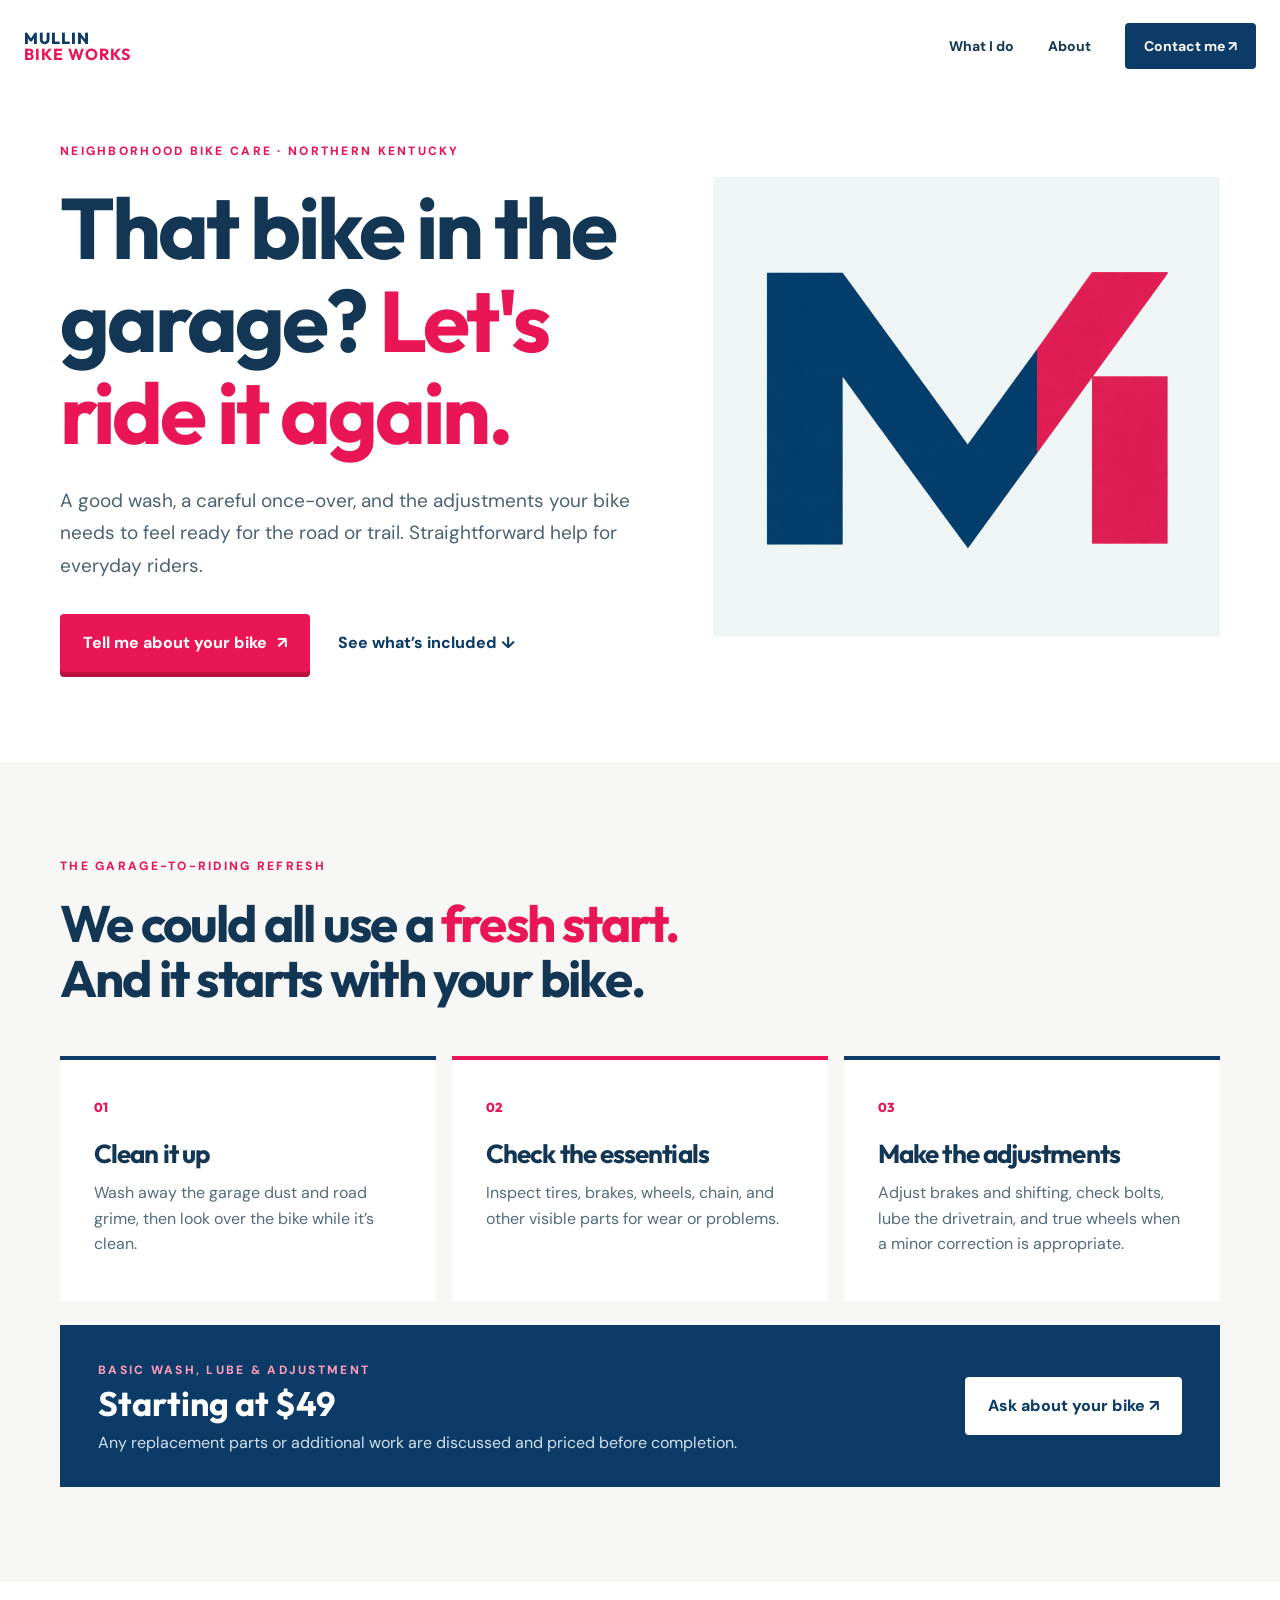
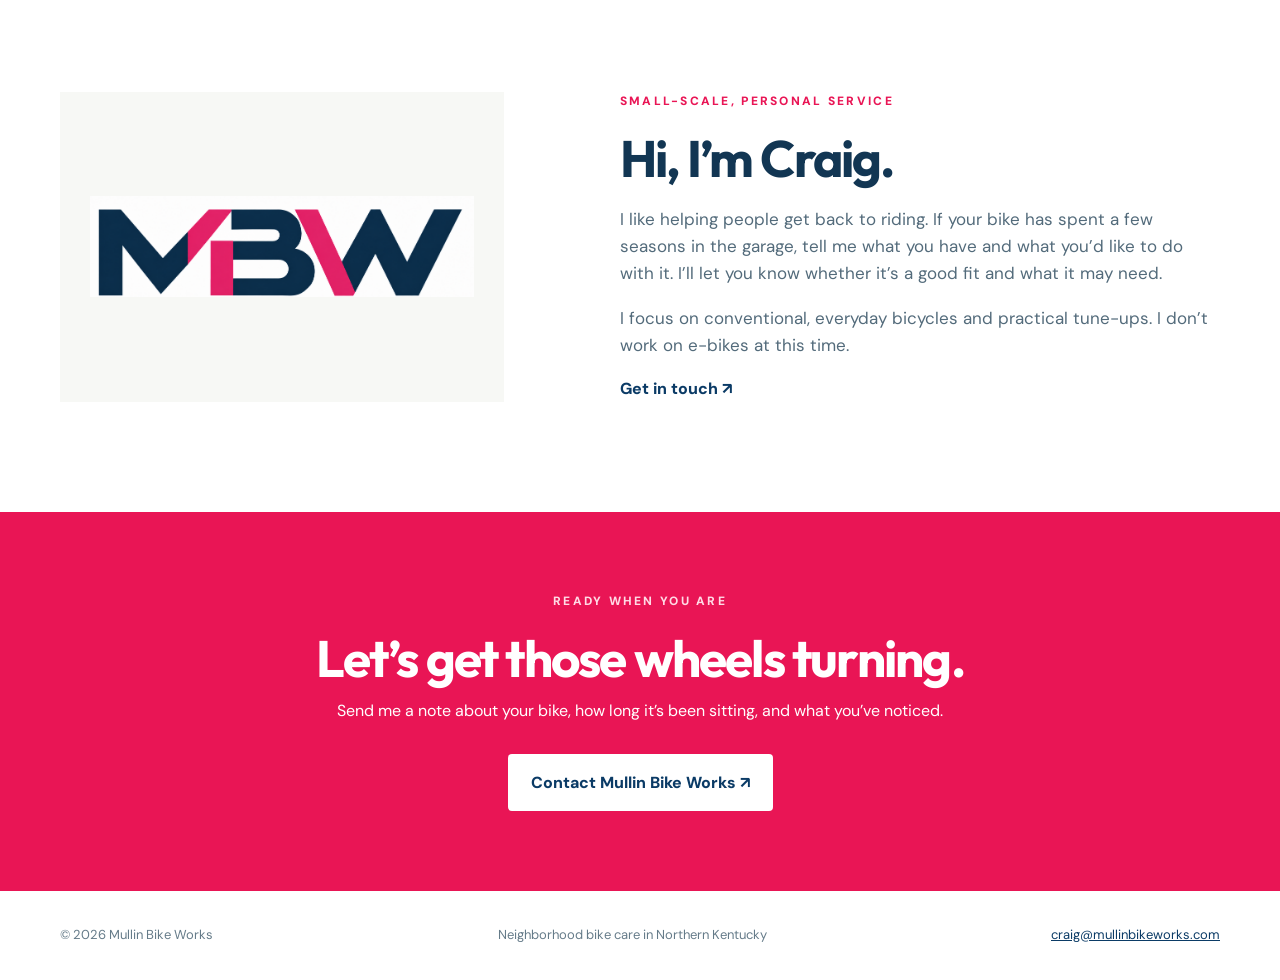
<file: index.html>
<!doctype html>
<html lang="en">
  <head>
    <meta charset="utf-8" />
    <meta name="viewport" content="width=device-width, initial-scale=1" />
    <meta name="theme-color" content="#0b3b66" />
    <meta
      name="description"
      content="Mullin Bike Works helps Northern Kentucky neighbors get their everyday bikes out of the garage and ready to ride again."
    />
    <title>Mullin Bike Works | Get back on your bike</title>
    <link rel="icon" href="m-mark.png" type="image/png" />
    <link rel="stylesheet" href="styles.css" />
  </head>
  <body>
    <header class="site-header">
      <a class="brand" href="index.html" aria-label="Mullin Bike Works home">
        <!-- <img src="m-mark.png" alt="" width="66" height="66"> -->
        <span>Mullin <strong>Bike Works</strong></span>
      </a>
      <nav aria-label="Main navigation">
        <a href="#services">What I do</a><a href="#about">About</a
        ><a class="nav-contact" href="contact.html"
          >Contact me <span aria-hidden="true">↗</span></a
        >
      </nav>
    </header>
    <main>
      <section class="hero wrap">
        <div class="hero-copy">
          <p class="eyebrow">NEIGHBORHOOD BIKE CARE · NORTHERN KENTUCKY</p>
          <h1>That bike in the garage? <em>Let's ride it again.</em></h1>
          <p class="lead">
            A good wash, a careful once-over, and the adjustments your bike
            needs to feel ready for the road or trail. Straightforward help for
            everyday riders.
          </p>
          <div class="actions">
            <a class="button" href="contact.html"
              >Tell me about your bike <span aria-hidden="true">↗</span></a
            ><a class="text-link" href="#services">See what’s included ↓</a>
          </div>
        </div>
        <div class="hero-art" aria-hidden="true">
          <img src="m-mark.png" alt="" />
        </div>
      </section>
      <section id="services" class="service-section">
        <div class="wrap">
          <p class="eyebrow">THE GARAGE-TO-RIDING REFRESH</p>
          <div class="section-top">
            <h2>We could all use a <em>fresh start.</em><br> And it starts with your bike.</h2>
             <!-- <h2>Your bike is part of your <em>fresh start</em><br>Why not return the favor?</h2> -->
            <!-- <p>
              For bikes that have been sitting a while and need some attention
              before the next ride.
            </p> -->
          </div>
          <div class="service-grid">
            <div class="service-card">
              <span class="number">01</span>
              <h3>Clean it up</h3>
              <p>
                Wash away the garage dust and road grime, then look over the
                bike while it’s clean.
              </p>
            </div>
            <div class="service-card">
              <span class="number">02</span>
              <h3>Check the essentials</h3>
              <p>
                Inspect tires, brakes, wheels, chain, and other visible parts
                for wear or problems.
              </p>
            </div>
            <div class="service-card">
              <span class="number">03</span>
              <h3>Make the adjustments</h3>
              <p>
                Adjust brakes and shifting, check bolts, lube the drivetrain, and true wheels when a
                minor correction is appropriate.
              </p>
            </div>
          </div>
          <div class="price-strip">
            <div>
              <span class="eyebrow">BASIC WASH, LUBE & ADJUSTMENT</span
              ><strong>Starting at $49</strong>
              <p>
                Any replacement parts or additional work are discussed and
                priced before completion.
              </p>
            </div>
            <a class="button button-light" href="contact.html"
              >Ask about your bike ↗</a
            >
          </div>
        </div>
      </section>
      <section id="about" class="about wrap">
        <div class="about-mark" aria-hidden="true">
          <div class="mbw-crop"><img src="mbw-lockup.png" alt="" /></div>
        </div>
        <div>
          <p class="eyebrow">SMALL-SCALE, PERSONAL SERVICE</p>
          <h2>Hi, I’m Craig.</h2>
          <p>
            I like helping people get back to riding. If your bike has spent a
            few seasons in the garage, tell me what you have and what you’d like
            to do with it. I’ll let you know whether it’s a good fit and what it
            may need.
          </p>
          <p>
            I focus on conventional, everyday bicycles and practical tune-ups. I
            don’t work on e-bikes at this time.
          </p>
          <a class="text-link" href="contact.html">Get in touch ↗</a>
        </div>
      </section>
      <section class="bottom-cta">
        <div class="wrap">
          <p class="eyebrow">READY WHEN YOU ARE</p>
          <h2>Let’s get those wheels turning.</h2>
          <p>
            Send me a note about your bike, how long it’s been sitting, and what
            you’ve noticed.
          </p>
          <a class="button button-light" href="contact.html"
            >Contact Mullin Bike Works ↗</a
          >
        </div>
      </section>
    </main>
    <footer class="site-footer wrap">
      <span>© <span id="year">2026</span> Mullin Bike Works</span
      ><span>Neighborhood bike care in Northern Kentucky</span
      ><a href="mailto:craig@mullinbikeworks.com">craig@mullinbikeworks.com</a>
    </footer>
    <script src="script.js"></script>
  </body>
</html>
</file>
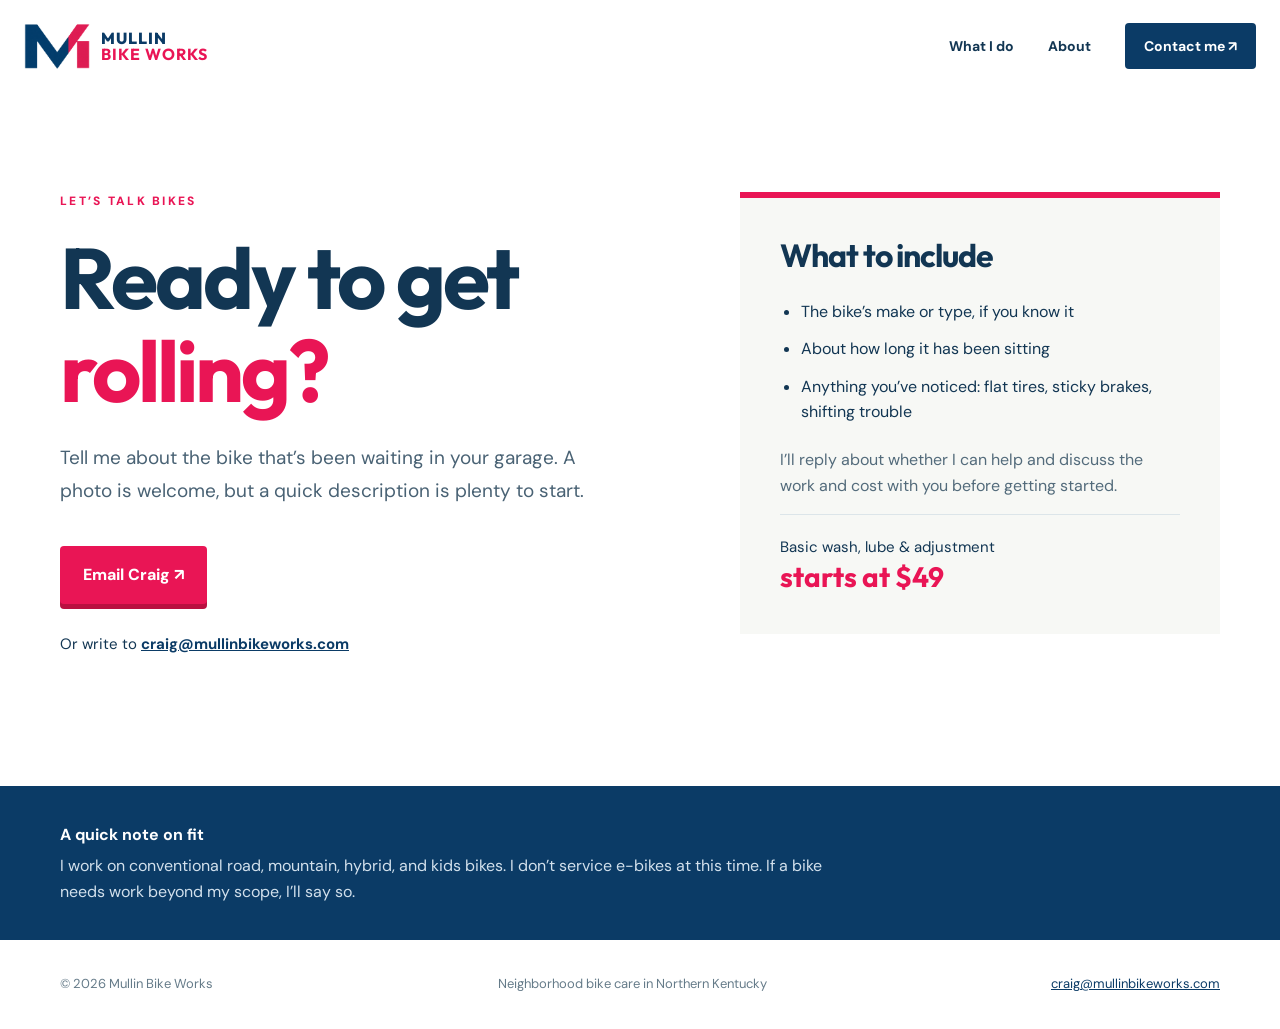
<file: contact.html>
<!doctype html>
<html lang="en">
  <head>
    <meta charset="utf-8" />
    <meta name="viewport" content="width=device-width, initial-scale=1" />
    <meta name="theme-color" content="#0b3b66" />
    <meta
      name="description"
      content="Contact Craig at Mullin Bike Works about getting your everyday bicycle ready to ride again."
    />
    <title>Contact | Mullin Bike Works</title>
    <link rel="icon" href="m-mark.png" type="image/png" />
    <link rel="stylesheet" href="styles.css" />
  </head>
  <body>
    <header class="site-header">
      <a class="brand" href="index.html" aria-label="Mullin Bike Works home"
        ><img src="m-mark.png" alt="" width="66" height="66" /><span
          >Mullin <strong>Bike Works</strong></span
        ></a
      >
      <nav aria-label="Main navigation">
        <a href="index.html#services">What I do</a
        ><a href="index.html#about">About</a
        ><a class="nav-contact" href="contact.html" aria-current="page"
          >Contact me <span aria-hidden="true">↗</span></a
        >
      </nav>
    </header>
    <main class="contact-main wrap">
      <div>
        <p class="eyebrow">LET’S TALK BIKES</p>
        <h1>Ready to get <em>rolling?</em></h1>
        <p class="lead">
          Tell me about the bike that’s been waiting in your garage. A photo is
          welcome, but a quick description is plenty to start.
        </p>
        <a
          class="button"
          href="mailto:craig@mullinbikeworks.com?subject=Bike%20refresh%20inquiry"
          >Email Craig ↗</a
        >
        <p class="email-fallback">
          Or write to
          <a href="mailto:craig@mullinbikeworks.com"
            >craig@mullinbikeworks.com</a
          >
        </p>
      </div>
      <aside class="contact-card">
        <h2>What to include</h2>
        <ul>
          <li>The bike’s make or type, if you know it</li>
          <li>About how long it has been sitting</li>
          <li>
            Anything you’ve noticed: flat tires, sticky brakes, shifting trouble
          </li>
        </ul>
        <p>
          I’ll reply about whether I can help and discuss the work and cost with
          you before getting started.
        </p>
        <div class="contact-price">
          Basic wash, lube & adjustment <strong>starts at $49</strong>
        </div>
      </aside>
    </main>
    <section class="contact-foot">
      <div class="wrap">
        <strong>A quick note on fit</strong>
        <p>
          I work on conventional road, mountain, hybrid, and kids bikes. I don’t service e-bikes at this time. If a bike needs work beyond
          my scope, I’ll say so.
        </p>
      </div>
    </section>
    <footer class="site-footer wrap">
      <span>© <span id="year">2026</span> Mullin Bike Works</span
      ><span>Neighborhood bike care in Northern Kentucky</span
      ><a href="mailto:craig@mullinbikeworks.com">craig@mullinbikeworks.com</a>
    </footer>
    <script src="script.js"></script>
  </body>
</html>
</file>
<file: styles.css>
@import url('https://fonts.googleapis.com/css2?family=DM+Sans:wght@400;500;600;700;800&family=Outfit:wght@400;500;600;700;800&display=swap');
:root{--navy:#0b3b66;--pink:#e91555;--ink:#123653;--cream:#f7f8f5;--line:#dce5e9}*{box-sizing:border-box}html{scroll-behavior:smooth}body{margin:0;background:#fff;color:var(--ink);font-family:'DM Sans',Arial,sans-serif;line-height:1.6}a{color:inherit}a:focus-visible{outline:3px solid var(--pink);outline-offset:4px}.wrap{width:min(1160px,calc(100% - 48px));margin-inline:auto}.site-header{height:92px;display:flex;align-items:center;justify-content:space-between;width:min(1260px,calc(100% - 48px));margin:auto}.brand{display:flex;align-items:center;gap:11px;text-decoration:none;font-family:Outfit,Arial,sans-serif;text-transform:uppercase;font-size:16px;font-weight:800;line-height:1.03;letter-spacing:.06em;color:var(--navy)}.brand img{object-fit:contain}.brand strong{display:block;color:var(--pink)}nav{display:flex;align-items:center;gap:34px}nav a{font-size:14px;font-weight:700;text-decoration:none}nav a:hover,.text-link:hover{color:var(--pink)}nav .nav-contact{background:var(--navy);padding:12px 19px;color:white;border-radius:4px}nav .nav-contact:hover{background:var(--pink);color:white}h1,h2,h3,p{margin-top:0}h1,h2,h3{font-family:Outfit,Arial,sans-serif;line-height:1.08;letter-spacing:-.035em}h1{font-size:clamp(48px,6.7vw,88px);margin-bottom:26px}h2{font-size:clamp(34px,4vw,54px);margin-bottom:20px}h3{font-size:26px}em{font-style:normal;color:var(--pink)}.eyebrow{font-size:12px;letter-spacing:.19em;font-weight:800;color:var(--pink);margin-bottom:20px}.lead{font-size:19px;line-height:1.7;max-width:580px;color:#496274}.button{display:inline-flex;align-items:center;justify-content:center;gap:10px;background:var(--pink);color:white;text-decoration:none;border-radius:4px;padding:16px 23px;font-weight:800;box-shadow:0 5px 0 #b91040;transition:transform .2s,box-shadow .2s}.button:hover{transform:translateY(-2px);box-shadow:0 7px 0 #b91040}.text-link{font-weight:800;text-decoration:none;color:var(--navy)}.actions{display:flex;align-items:center;gap:28px;flex-wrap:wrap;margin-top:32px}.hero{display:grid;grid-template-columns:1.08fr .92fr;gap:5%;min-height:620px;align-items:center;padding-block:50px 90px}.hero-art{height:460px;position:relative;background:#eff4f5;overflow:hidden;border-radius:4px}.hero-art:after{content:'';position:absolute;width:280px;height:280px;border-radius:50%;background:#f9dce5;right:-90px;top:-80px}.wheel{position:absolute;bottom:55px;width:210px;height:210px;border:16px solid var(--navy);border-radius:50%;z-index:1;box-shadow:inset 0 0 0 4px white,0 0 0 4px white}.wheel-one{left:22px}.wheel-two{right:22px}.frame-lines{position:absolute;z-index:2;left:116px;bottom:143px;width:265px;height:175px;background:linear-gradient(148deg,transparent 47.5%,var(--pink) 48%,var(--pink) 51%,transparent 51.5%),linear-gradient(32deg,transparent 47.5%,var(--pink) 48%,var(--pink) 51%,transparent 51.5%);border-bottom:10px solid var(--pink);transform:skewX(-8deg)}.art-note{position:absolute;z-index:3;top:35px;left:36px;color:var(--navy);font:800 46px/.98 Outfit,Arial,sans-serif;letter-spacing:-.04em}.art-note span{color:var(--pink);padding-left:12px}.service-section{background:var(--cream);padding:95px 0}.section-top{display:flex;justify-content:space-between;gap:50px;align-items:end}.section-top p{max-width:360px;color:#536b7b}.service-grid{display:grid;grid-template-columns:repeat(3,1fr);gap:16px;margin:30px 0 24px}.service-card{background:white;padding:34px;min-height:245px;border-top:4px solid var(--navy)}.service-card:nth-child(2){border-color:var(--pink)}.service-card p{color:#536b7b;margin:0}.number{color:var(--pink);font:800 13px Outfit,Arial,sans-serif}.service-card h3{margin:20px 0 12px}.price-strip{background:var(--navy);color:white;padding:31px 38px;display:flex;align-items:center;justify-content:space-between;gap:32px}.price-strip .eyebrow{color:#ff9cba;margin:0}.price-strip strong{font:700 34px Outfit,Arial,sans-serif;display:block}.price-strip p{margin:5px 0 0;color:#d2e0ec}.button-light{background:white;color:var(--navy);box-shadow:none;white-space:nowrap}.button-light:hover{box-shadow:none;color:var(--pink)}.about{padding-block:110px;display:grid;grid-template-columns:.85fr 1.15fr;gap:10%;align-items:center}.about p:not(.eyebrow){font-size:17px;color:#536b7b}.about-mark{height:310px;background:var(--navy);color:white;display:flex;align-items:center;justify-content:center;font:800 clamp(70px,10vw,160px) Outfit,Arial,sans-serif;letter-spacing:-.1em;position:relative;overflow:hidden}.about-mark span{font-size:90px;color:var(--pink);position:absolute;right:25px;top:5px}.bottom-cta{background:var(--pink);text-align:center;padding:80px 24px;color:white}.bottom-cta .eyebrow{color:#ffdae5}.bottom-cta h2{margin-bottom:12px}.bottom-cta p:not(.eyebrow){margin-bottom:30px}.site-footer{display:flex;justify-content:space-between;gap:20px;flex-wrap:wrap;padding-block:34px;font-size:13px;color:#657b89}.site-footer a{color:var(--navy)}.contact-main{display:grid;grid-template-columns:1fr .85fr;gap:10%;padding-block:100px 115px;align-items:start}.contact-main h1{max-width:650px}.contact-main .button{margin-top:20px}.email-fallback{margin-top:28px;font-size:15px}.email-fallback a{font-weight:700;color:var(--navy)}.contact-card{background:var(--cream);border-top:6px solid var(--pink);padding:40px}.contact-card h2{font-size:32px}.contact-card ul{padding-left:21px}.contact-card li{padding:6px 0}.contact-card p{color:#536b7b}.contact-price{border-top:1px solid var(--line);padding-top:20px;font-size:15px}.contact-price strong{display:block;font:700 28px Outfit,Arial,sans-serif;color:var(--pink)}.contact-foot{background:var(--navy);color:white;padding:36px 0}.contact-foot p{margin:6px 0 0;color:#d2e0ec;max-width:780px}@media(max-width:800px){.site-header{height:auto;min-height:86px}.hero,.about,.contact-main{grid-template-columns:1fr}.hero{padding-block:55px}.hero-art{height:340px}.wheel{width:150px;height:150px;bottom:40px}.frame-lines{left:82px;bottom:104px;width:200px;height:120px}.art-note{font-size:35px}.service-grid{grid-template-columns:1fr}.service-card{min-height:auto}.section-top{display:block}.about{padding-block:70px}.about-mark{height:220px}.contact-main{padding-block:65px;gap:45px}}@media(max-width:540px){.wrap,.site-header{width:min(100% - 32px,1160px)}.site-header{align-items:flex-start;padding-block:14px;gap:10px;flex-wrap:wrap}.brand img{width:48px;height:48px}.brand{font-size:13px}nav{width:100%;gap:20px;justify-content:space-between}nav a{font-size:12px}nav .nav-contact{padding:8px 10px}.hero{padding-top:48px}.hero-art{height:285px}.wheel{width:125px;height:125px;border-width:10px;bottom:30px}.wheel-one{left:10px}.wheel-two{right:10px}.frame-lines{left:59px;bottom:77px;width:178px;height:105px}.art-note{font-size:29px;left:22px;top:20px}.actions{gap:20px}.service-section{padding:65px 0}.service-card{padding:26px}.price-strip{display:block;padding:28px}.price-strip .button{margin-top:22px}.site-footer{display:grid;gap:8px}.contact-card{padding:28px}}

/* Supplied brand marks: show the MBW lettermark without the wording beneath it. */
.hero-art{background:#eff4f5;display:grid;place-items:center;padding:9%;height:460px}
.hero-art:after{display:none}
.hero-art>img{width:100%;height:auto;display:block;position:relative;z-index:1}
.about-mark{background:#f7f8f5;padding:30px;overflow:hidden}
.mbw-crop{width:100%;aspect-ratio:1855 / 485;overflow:hidden}
.mbw-crop img{display:block;width:100%;height:auto;transform:translateY(-3%)}
@media(max-width:800px){.hero-art{height:340px}.about-mark{height:220px}}
@media(max-width:540px){.hero-art{height:285px}.about-mark{height:180px;padding:20px}}
</file>
